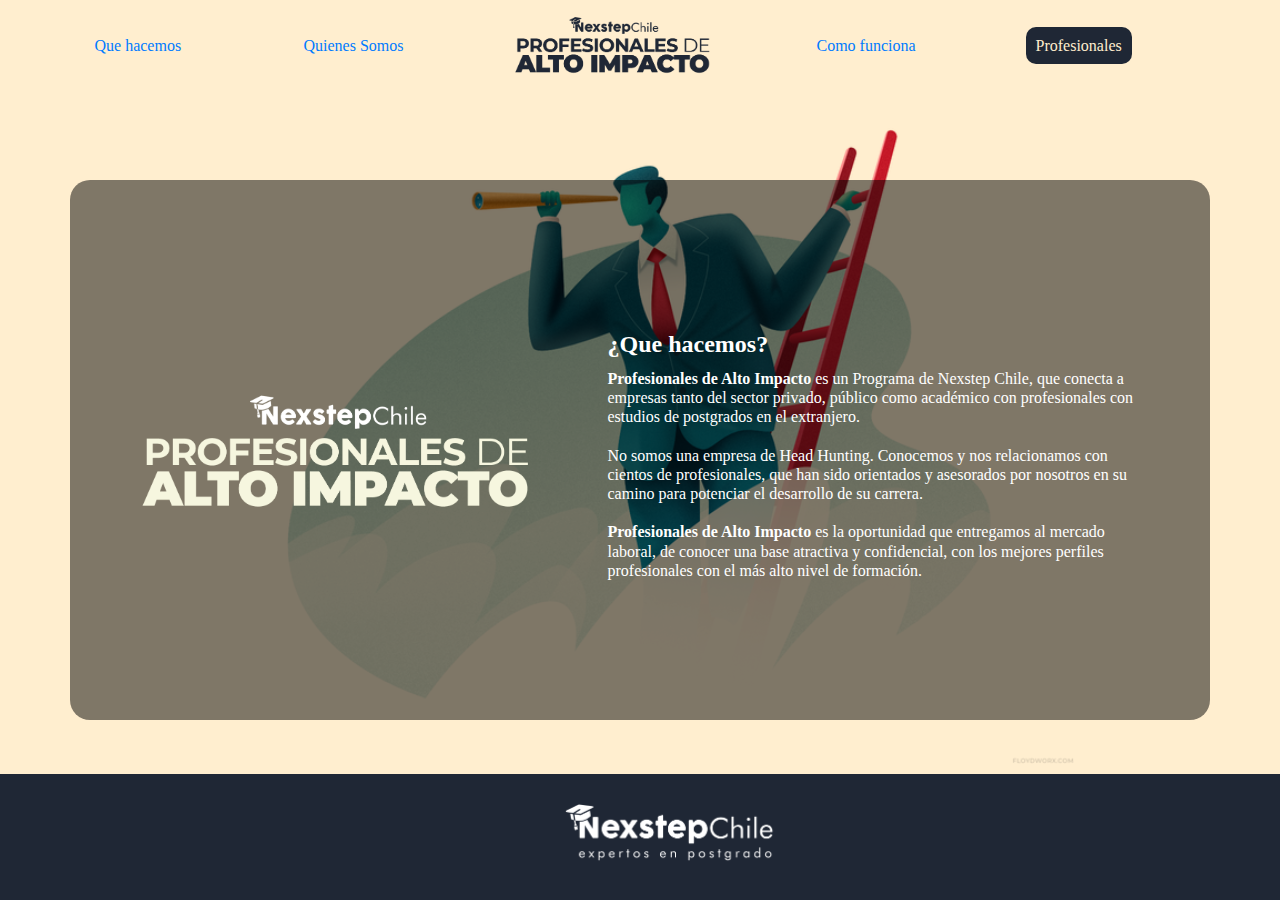
<file: index.html>
<!DOCTYPE html>
<html lang="en" dir="ltr">
  <head>
    <meta charset="utf-8">
    <title>Profesionales de Alto Impacto</title>
    <link rel="stylesheet" href="paiweb2.css">
    <link rel="stylesheet" href="newcardstyle.css">
    <link rel="stylesheet" href="https://stackpath.bootstrapcdn.com/bootstrap/4.4.1/css/bootstrap.min.css" integrity="sha384-Vkoo8x4CGsO3+Hhxv8T/Q5PaXtkKtu6ug5TOeNV6gBiFeWPGFN9MuhOf23Q9Ifjh" crossorigin="anonymous">


  </head>

<body>

  <header>
      <nav class="container inner_menu">
        <div class="row justify-content-around align-items-center navegation">
          <div class="col-md-2" ><a href="index.html">Que hacemos</a></div>
          <div class="col-md-2" ><a href="quienes_somos.html">Quienes Somos</a></div>
          <div class="col-md-3" ><a href="index.html"><img class="logo" src="logo_pai.png" alt="Nexstepchile"></a></div>
          <div class="col-md-2" ><a href="como_funciona.html">Como funciona</a></div>
          <div class="col-md-2" ><a class="profesionalesboton" href="profesionales.html">Profesionales</a></div>
        </div>
      </nav>

  </header>
<div class="fondocentral3">
  <div class="cuerpo container">
    <div class="row justify-content-around align-items-center cuadrorow">
      <div class="col-md-4 logo-grande">
        <img src="logo-pai-blanco.png" alt="Profesionales de Alto Impacto">
      </div>
      <div class="col-md-6 description">
        <h2 class="pregunta">¿Que hacemos?</h2>
        <h4 class="que_hacemos"><strong>Profesionales de Alto Impacto </strong>es un Programa de Nexstep Chile, que conecta a empresas tanto del sector privado, público como académico con profesionales con estudios de postgrados en el extranjero.
          <br><br>
          No somos una empresa de Head Hunting. Conocemos y nos relacionamos con cientos de profesionales, que han sido orientados y asesorados por nosotros en su camino para potenciar el desarrollo de su carrera.
          <br><br>
          <strong>Profesionales de Alto Impacto </strong> es la oportunidad que entregamos al mercado laboral, de conocer una base atractiva y confidencial, con los mejores perfiles profesionales con el más alto nivel de formación. </h4>

      </div>
    </div>
  </div>
</div>
<div class="contfooter" >
    <a href="nexstepchile.cl" class="col-md-2 logo_nexstep_blanco"> <img src="logo_nexstep_blanco.png" href="www.nexstepchile.cl" alt=""> </a>
</div>
</body>
</html
</file>
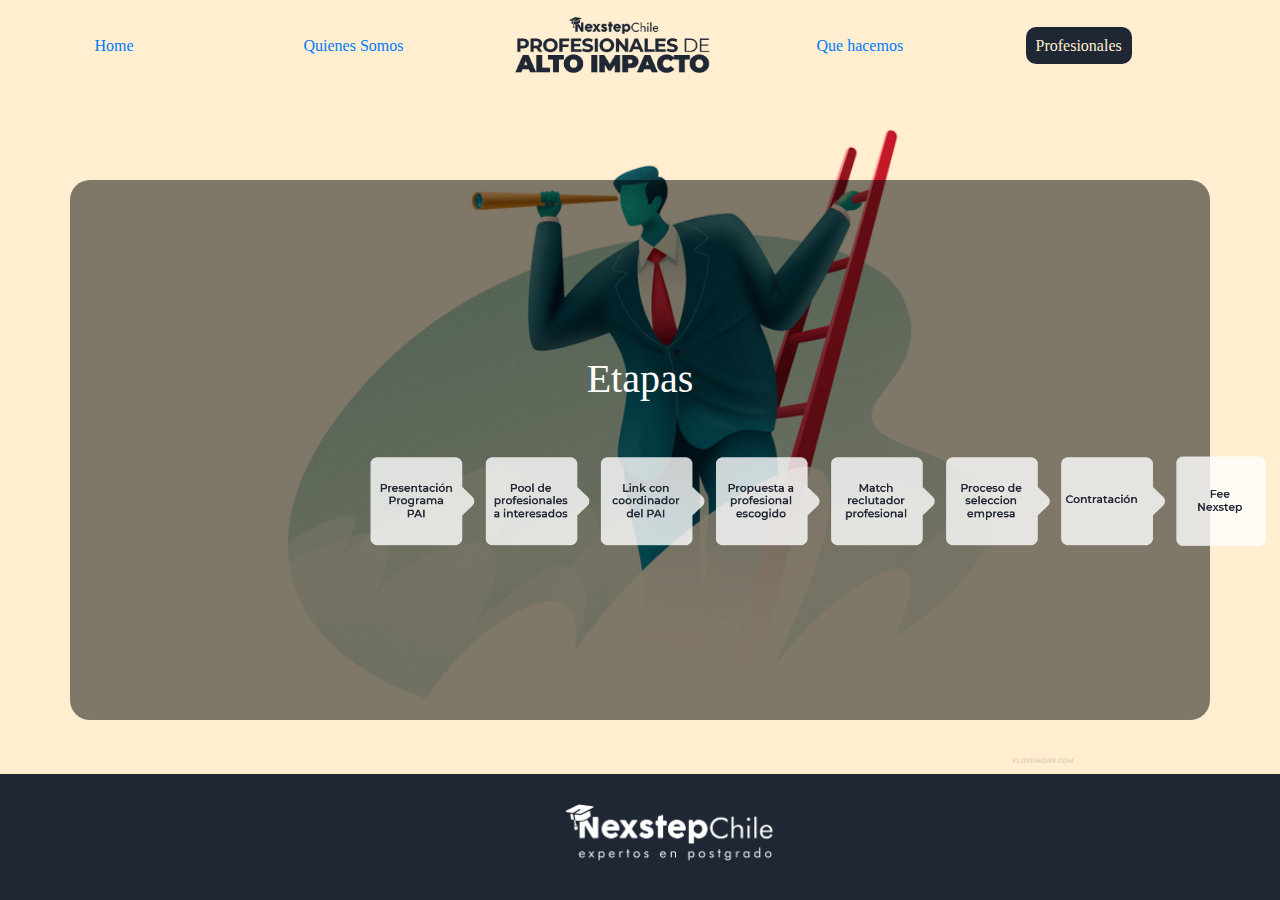
<file: como_funciona.html>
<!DOCTYPE html>
<html lang="en" dir="ltr">
  <head>
    <meta charset="utf-8">
    <title>Profesionales de Alto Impacto</title>
    <link rel="stylesheet" href="paiweb2.css">
    <link rel="stylesheet" href="newcardstyle.css">
    <link rel="stylesheet" href="https://stackpath.bootstrapcdn.com/bootstrap/4.4.1/css/bootstrap.min.css" integrity="sha384-Vkoo8x4CGsO3+Hhxv8T/Q5PaXtkKtu6ug5TOeNV6gBiFeWPGFN9MuhOf23Q9Ifjh" crossorigin="anonymous">


  </head>

<body>

    <header>
        <nav class="container inner_menu">
          <div class="row justify-content-around align-items-center navegation">
            <div class="col-md-2" ><a href="index.html">Home</a></div>
            <div class="col-md-2" ><a href="quienes_somos.html">Quienes Somos</a></div>
            <div class="col-md-3" ><a href="index.html"><img class="logo" src="logo_pai.png" alt="Nexstepchile"></a></div>
            <div class="col-md-2" ><a href="que_hacemos.html">Que hacemos</a></div>
            <div class="col-md-2" ><a class="profesionalesboton" href="profesionales.html">Profesionales</a></div>
          </div>
        </nav>

    </header>
<div class="fondocentral3">
  <div class="cuerpo container">
    <div class="row justify-content-around align-items-center cuadrorow">
        <div class="col-md-6 etapas">
          <h1>Etapas</h1>
          <img class="flujopai"src="flujo_pai.png" alt="">

        </div>
    </div>
    <div class="row justify-content-center align-items-center flujo">


    </div>
  </div>
</div>
<div class="contfooter" >
    <a href="nexstepchile.cl" class="col-md-2 logo_nexstep_blanco"> <img src="logo_nexstep_blanco.png" href="www.nexstepchile.cl" alt=""> </a>
</div>
</body>
</html
</file>
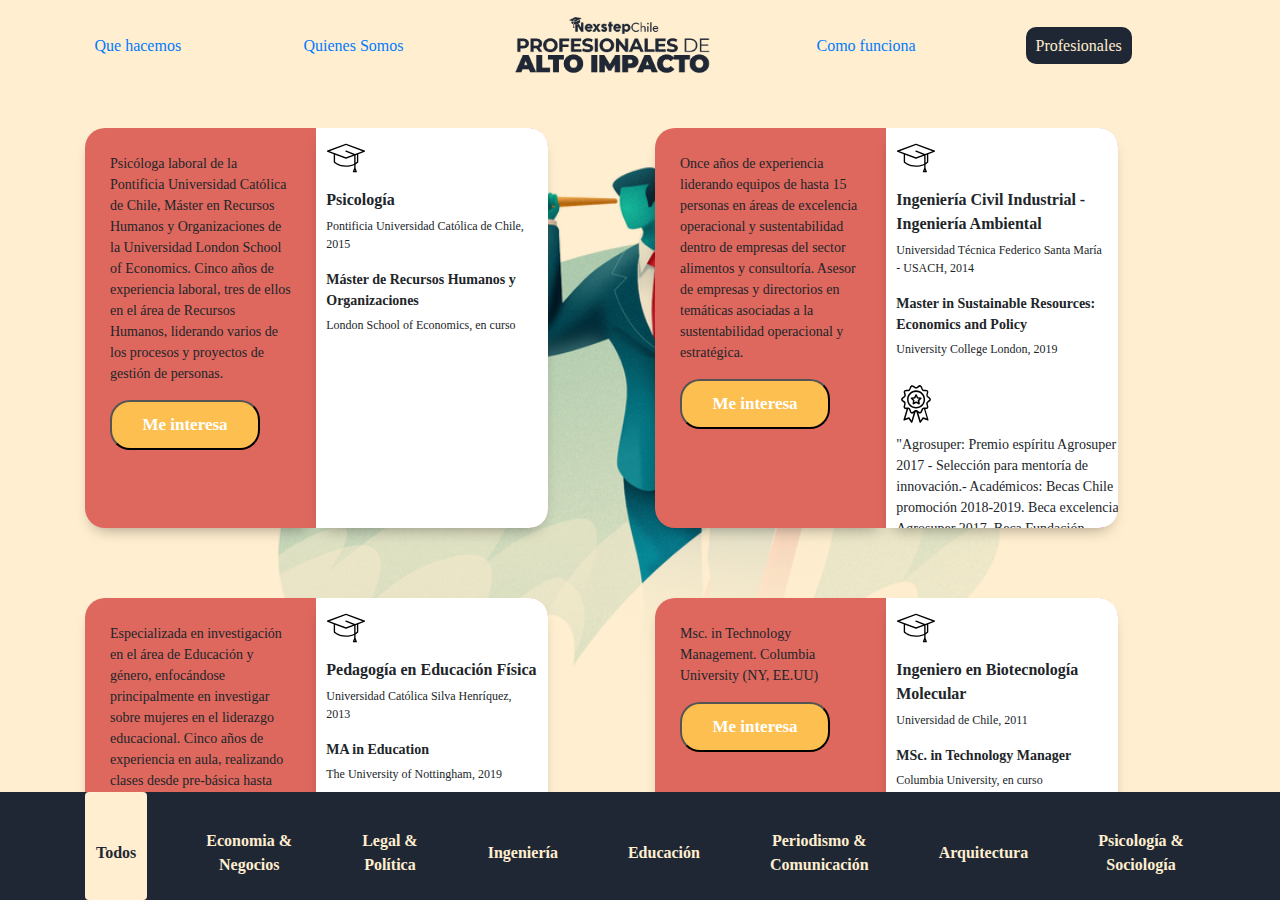
<file: profesionales.html>
<!DOCTYPE html>
<html lang="en" dir="ltr">
  <head>
    <meta charset="utf-8">
    <title>Profesionales de Alto Impacto</title>
    <link rel="stylesheet" href="paiweb2.css">
    <link rel="stylesheet" href="newcardstyle.css">
    <link rel="stylesheet" href="https://stackpath.bootstrapcdn.com/bootstrap/4.4.1/css/bootstrap.min.css" integrity="sha384-Vkoo8x4CGsO3+Hhxv8T/Q5PaXtkKtu6ug5TOeNV6gBiFeWPGFN9MuhOf23Q9Ifjh" crossorigin="anonymous">

  </head>

<body>
  <header>
      <nav class="container inner_menu">
        <div class="row justify-content-around align-items-center navegation">
          <div class="col-md-2" ><a href="index.html">Que hacemos</a></div>
          <div class="col-md-2" ><a href="quienes_somos.html">Quienes Somos</a></div>
          <div class="col-md-3" ><a href="index.html"><img class="logo" src="logo_pai.png" alt="Nexstepchile"></a></div>
          <div class="col-md-2" ><a href="como_funciona.html">Como funciona</a></div>
          <div class="col-md-2" ><a class="profesionalesboton" href="profesionales.html">Profesionales</a></div>
        </div>
      </nav>

  </header>
<!-- cartas -->
<div class="fondocentral">
  <div class="container cardcointainer">
        <div class="row justify-content-between">
              <div class="col-6 cartarow">
                <div class="row justify-contener-between my-row">
                  <div class="user-card col-md-5">
                    <div class="bio">
                      <p> Psicóloga laboral de la Pontificia Universidad Católica de Chile, Máster en Recursos Humanos y Organizaciones de la Universidad London School of Economics. Cinco años de experiencia laboral, tres de ellos en el área de Recursos Humanos, liderando varios de los procesos y proyectos de gestión de personas.</p>
                      <a href="mailto:mmeza@nexstepchile.cl?Subject=Me%20interes%20este%20profesional%20&body=Hola%20Marcela%0d%0dEstoy%20interesado%20en%20el%20profesional%20#123%20,%20te%20agradeceria%20si%20pudieras%20ponernos%20en%20contacto.%0d%0dSaludos%20cordiales">  <button class="boton" type="button" name="button">Me interesa</button> </a>
                    </div>
                  </div>
                  <div class="antecedentes col-md-5">
                      <div class="laborales">
                        <img src="suitcase.svg" class="grad-hat" alt="Estudios">
                        <p class="cargo">Especialista de Recursos Humanos<br>Barros & Errázuriz Abogados </p>
                        <p class="cargo">Directora de proyectos del área de estudios cualitativa<br>Cadem S.A.</p>
                      </div>
                      <div class="academicos">
                      <img src="hat.svg" class="grad-hat" alt="Estudios">
                      <p class="grado">Psicología</p>
                      <p class="institucion">Pontificia Universidad Católica de Chile, 2015</p>
                      <p class="postgrado">Máster de Recursos Humanos y Organizaciones</p>
                      <p class="institucion">London School of Economics, en curso</p>
                    </div>
                  </div>
                </div>
              </div>

              <div class="col-6 cartarow filterDiv 3">
                <div class="row justify-contener-between my-row">
                    <div class="user-card col-md-5">
                          <div class="bio">
                            <p>Once años de experiencia liderando equipos de hasta 15 personas en áreas de excelencia operacional y sustentabilidad dentro de empresas del sector alimentos y consultoría. Asesor de empresas y directorios en temáticas asociadas a la sustentabilidad operacional y estratégica.</p>
                            <a href="mailto:mmeza@nexstepchile.cl?Subject=Me%20interes%20este%20profesional%20&body=Hola%20Marcela%0d%0dEstoy%20interesado%20en%20el%20profesional%20#123%20,%20te%20agradeceria%20si%20pudieras%20ponernos%20en%20contacto.%0d%0dSaludos%20cordiales">  <button class="boton" type="button" name="button">Me interesa</button> </a>
                          </div>
                    </div>
                    <div class="antecedentes col-md-5">
                        <div class="laborales">
                          <img src="suitcase.svg" class="grad-hat" alt="Estudios">
                          <p class="cargo">Co-Founder e Integrante del Directorio CMA<br>CMA </p>
                          <p class="fecha">2016 - A la fecha</p>
                          <p class="cargo">Jefe de Excelencia Operacional y Sustentabilidad<br>Agrosuper</p>
                          <p class="fecha">Julio 2000 - Abril 2016</p>
                       </div>

                      <div class="academicos">
                            <img src="hat.svg" class="grad-hat" alt="Estudios">
                            <p class="grado">Ingeniería Civil Industrial - Ingeniería Ambiental</p>
                            <p class="institucion">Universidad Técnica Federico Santa María - USACH, 2014</p>
                            <p class="postgrado">Master in Sustainable Resources: Economics and Policy</p>
                            <p class="institucion">University College London, 2019</p>
                            <img src="award.svg" class="grad-hat" alt="Reconocimientos">
                            <p class="textolargo">"Agrosuper: Premio espíritu Agrosuper 2017 - Selección para mentoría de innovación.- Académicos: Becas Chile promoción 2018-2019. Beca excelencia Agrosuper 2017. Beca Fundación Enrique Froemel alumnos con excelencia académica USACH (2004-2005) "</p>
                      </div>
                    </div>
                </div>
              </div>

              <div class="col-6 cartarow filterDiv 4">
                  <div class="row justify-contener-between my-row">
                    <div class="user-card col-md-5">
                        <div class="bio">
                          <p>Especializada en investigación en el área de Educación y género, enfocándose principalmente en investigar sobre mujeres en el liderazgo educacional. Cinco años de experiencia en aula, realizando clases desde pre-básica hasta enseñanza media.</p>
                          <a href="mailto:mmeza@nexstepchile.cl?Subject=Me%20interes%20este%20profesional%20&body=Hola%20Marcela%0d%0dEstoy%20interesado%20en%20el%20profesional%20#123%20,%20te%20agradeceria%20si%20pudieras%20ponernos%20en%20contacto.%0d%0dSaludos%20cordiales">  <button class="boton" type="button" name="button">Me interesa</button> </a>
                        </div>
                      </div>
                    <div class="antecedentes col-md-5">
                        <div class="laborales">
                            <img src="suitcase.svg" class="grad-hat" alt="Estudios">
                            <p class="cargo">Profesora de Educación Física<br>Colegio San Esteban Diácono</p>
                            <p class="fecha">Febrero 2015 - Agosto 2018</p>
                            <p class="cargo">Coordinadora docente equipo APTUS<br> Universidad de las Américas</p>
                            <p class="fecha">Abril 2014 - Enero 2015</p>
                        </div>

                        <div class="academicos">
                          <img src="hat.svg" class="grad-hat" alt="Estudios">
                          <p class="grado">Pedagogía en Educación Física</p>
                          <p class="institucion">Universidad Católica Silva Henríquez, 2013</p>
                          <p class="postgrado">MA in Education</p>
                          <p class="institucion">The University of Nottingham, 2019</p>
                          <img src="award.svg" class="grad-hat" alt="Reconocimientos">
                          <p class="textolargo">Becas Chile Magíster en el extranjero 2018.</p>
                        </div>
                    </div>
                </div>
              </div>

              <div class="col-6 cartarow filterDiv 3">
                <div class="row justify-contener-between my-row">
                  <div class="user-card col-md-5">
                    <div class="bio">
                      <p> Msc. in Technology Management. Columbia University (NY, EE.UU)</p>
                      <a href="mailto:mmeza@nexstepchile.cl?Subject=Me%20interes%20este%20profesional%20&body=Hola%20Marcela%0d%0dEstoy%20interesado%20en%20el%20profesional%20#123%20,%20te%20agradeceria%20si%20pudieras%20ponernos%20en%20contacto.%0d%0dSaludos%20cordiales">  <button class="boton" type="button" name="button">Me interesa</button> </a>
                    </div>
                  </div>
                  <div class="antecedentes col-md-5">
                    <div class="laborales">
                      <img src="suitcase.svg" class="grad-hat" alt="Estudios">
                      <p class="cargo">Head<br>Research & Development </p>
                      <p class="fecha">Aug 2014 – Aug 2019</p>
                      <p class="cargo">Engineer<br>Research And Development</p>
                      <p class="fecha">Jan 2012 – Jul 2014</p>
                      <p class="cargo"> Intern<br>Research</p>
                      <p class="fecha">Jan 2009 – Jul 2011</p>
                    </div>
                    <div class="academicos">
                        <img src="hat.svg" class="grad-hat" alt="Estudios">
                        <p class="grado">Ingeniero en Biotecnología Molecular</p>
                        <p class="institucion">Universidad de Chile, 2011</p>
                        <p class="postgrado">MSc. in Technology Manager</p>
                        <p class="institucion">Columbia University, en curso</p>
                        <p class="textolargo"> “Best Innovation Project” and “Entrepreneur of the Year” honor date: Jan 2013  honor issuer: Claro Business Group. Prize awarded through an executive's selection process from the five companies which belong to the Claro Business Group - Top-ten business holding groups in Chile. </p>
                    </div>
                  </div>
                </div>
              </div>

              <div class="col-6 cartarow filterDiv 3">
                  <div class="row justify-contener-between my-row">
                    <div class="user-card col-md-5">
                      <div class="bio">
                          <p>Ingeniero civil industrial de la Universidad del Desarrollo y Master en ciencias de la ingeniería y la administración con especialización en inteligencia artificial de la Universidad de Columbia. Cinco años de experiencia en trading y logística de commodities agrícolas en cargos de gestión, desarrollo y operaciones.
                          "</p>
                          <a href="mailto:mmeza@nexstepchile.cl?Subject=Me%20interes%20este%20profesional%20&body=Hola%20Marcela%0d%0dEstoy%20interesado%20en%20el%20profesional%20#123%20,%20te%20agradeceria%20si%20pudieras%20ponernos%20en%20contacto.%0d%0dSaludos%20cordiales">  <button class="boton" type="button" name="button">Me interesa</button> </a>
                        </div>
                    </div>
                    <div class="antecedentes col-md-5">
                        <div class="laborales">
                          <img src="suitcase.svg" class="grad-hat" alt="Estudios">
                          <p class="cargo">Gerente de operaciones Chile<br>Graneles de Chile S.A</p>
                          <p class="fecha">Febrero 2019 - a la fecha</p>
                          <p class="cargo">Jefe de Inteligencia de Negocios y Desarrollo<br>Graneles de Chile S.A</p>
                          <p class="fecha">Ene 2015 a Jul 2017</p>
                          <p class="cargo">Controlador de Operaciones Internacionale <br>Graneles de Chile S.A</p>
                          <p class="fecha">Jun 2014 a Ene 2019</p>
                        </div>
                        <div class="academicos">
                          <img src="hat.svg" class="grad-hat" alt="Estudios">
                          <p class="grado">Ingeniero civil industrial</p>
                          <p class="institucion">Universidad del Desarrollo, 2013</p>
                          <p class="postgrado">Management Science and Engineering</p>
                          <p class="institucion">Columbia University, agosto 2020</p>
                          <p class="textolargo">" “Best Innovation Project” and “Entrepreneur of the Year” honor date: Jan 2013  honor issuer: Claro Business Group"</p>
                      </div>
                  </div>
                </div>
              </div>

              <div class="col-6 cartarow filterDiv 2">
                <div class="row justify-contener-between my-row">
                  <div class="user-card col-md-5">
                    <div class="bio">
                      <p>Sólida formación académica y profesional en las áreas de gestión de políticas públicas y programas, con expertise en temas de equidad de género y desarrollo social, y experiencias de estudio y trabajo en el Reino Unido y Chile.</p>
                      <a href="mailto:mmeza@nexstepchile.cl?Subject=Me%20interes%20este%20profesional%20&body=Hola%20Marcela%0d%0dEstoy%20interesado%20en%20el%20profesional%20#123%20,%20te%20agradeceria%20si%20pudieras%20ponernos%20en%20contacto.%0d%0dSaludos%20cordiales">  <button class="boton" type="button" name="button">Me interesa</button> </a>
                    </div>
                  </div>

                    <div class="antecedentes col-md-5">
                      <div class="laborales">
                        <img src="suitcase.svg" class="grad-hat" alt="Estudios">
                        <p class="cargo">Administradora de Programas<br>Hurtado Jesuit Centre</p>
                        <p class="fecha">Abril 2017-Abril 2018</p>
                        <p class="cargo">Coordinadora de Programas<br>Aula Cívica</p>
                        <p class="fecha">Diciembre 2014-Junio 2015</p>
                        <p class="cargo">Ejecutiva de Cuentas<br>Corfo</p>
                        <p class="fecha">Mayo 2014-Diciembre 2014</p>
                      </div>
                      <div class="academicos">
                        <img src="hat.svg" class="grad-hat" alt="Estudios">
                        <p class="grado">Ciencia Política, mención Políticas Públicas</p>
                        <p class="institucion">Universidad del Desarrollo, 2013</p>
                        <p class="postgrado">Master en Administración y Planificación del Desarrollo. Master en Género, Sociedad y Representación  </p>
                        <p class="institucion">University College London, septiembre 2019</p>
                        <p class="textolargo">" Premio a la Excelencia Académica y mejor rendimiento de la generación, años 2011 y 2012. Premio Universidad del Desarrollo a la excelencia académica, ceremonia de titulación 2013 "</p>
                      </div>
                    </div>
                </div>
              </div>

              <div class="col-6 cartarow filterDiv 3">
                <div class="row justify-contener-between my-row">
                  <div class="user-card col-md-5">
                    <div class="bio">
                      <p>10 años de experiencia laboral en Chile, y en los últimos 5 como Gerente de Operaciones y luego Gerente General en la aceleradora de negocios de la UDD. Llevamos el NPS de 40% a 85% en 2 años.</p>
                      <a href="mailto:mmeza@nexstepchile.cl?Subject=Me%20interes%20este%20profesional%20&body=Hola%20Marcela%0d%0dEstoy%20interesado%20en%20el%20profesional%20#123%20,%20te%20agradeceria%20si%20pudieras%20ponernos%20en%20contacto.%0d%0dSaludos%20cordiales">  <button class="boton" type="button" name="button">Me interesa</button> </a>
                    </div>
                  </div>
                  <div class="antecedentes col-md-5">
                    <div class="laborales">
                      <img src="suitcase.svg" class="grad-hat" alt="Estudios">
                      <p class="cargo">Gerente General<br>UDD Ventures</p>
                      <p class="cargo">Director de Operaciones<br>UDD Ventures</p>
                      <p class="cargo">Ingeniero de proyectos<br> INACAP</p>
                    </div>
                    <div class="academicos">
                      <img src="hat.svg" class="grad-hat" alt="Estudios">
                      <p class="grado">Ingeniería Civil Industrial</p>
                      <p class="institucion">Universidad de Santiago, 2008</p>
                      <p class="postgrado">Master of Complex Systems</p>
                      <p class="institucion">The University of Sydney, 2020</p>
                      <p class="textolargo">" Beca Chile para Master en el Extranjero. Premio a la mejor tesis - Master en Tecnologías de Información y Gestión, PUC.</p>
                    </div>
                  </div>
                </div>
              </div>

              <div class="col-6 cartarow filterDiv 3">
                <div class="row justify-contener-between my-row">
                  <div class="user-card col-md-5">
                    <div class="bio">
                      <p>Actualmente cursando un MDI (Máster de Desarrollo e Inversión Inmobiliaria) de ESE Business School (Chile). 7+ años de experiencia en la industria de la inmobiliaria y construcción, liderando diversos equipos de trabajo.</p>
                      <a href="mailto:mmeza@nexstepchile.cl?Subject=Me%20interes%20este%20profesional%20&body=Hola%20Marcela%0d%0dEstoy%20interesado%20en%20el%20profesional%20#123%20,%20te%20agradeceria%20si%20pudieras%20ponernos%20en%20contacto.%0d%0dSaludos%20cordiales">  <button class="boton" type="button" name="button">Me interesa</button> </a>
                    </div>
                  </div>
                  <div class="antecedentes col-md-5">
                    <div class="laborales">
                      <img src="suitcase.svg" class="grad-hat" alt="Estudios">
                      <p class="cargo">Pasantía MBA<br>Hines Real Estate</p>
                      <p class="fecha">2018</p>
                      <p class="cargo">Gerente de Proyectos<br>Constructora Trébol Ltda</p>
                      <p class="fecha"> 2014 - 2017</p>
                      <p class="cargo">Administrador de Proyectos<br>Constructora Trébol Ltda</p>
                      <p class="fecha"> 2011 - 2014</p>
                    </div>
                    <div class="academicos">
                      <img src="hat.svg" class="grad-hat" alt="Estudios">
                      <p class="grado">Ingeniería Civil</p>
                      <p class="institucion"> Universidad de Los Andes, 2009</p>
                      <p class="postgrado">IESE Business School</p>
                      <p class="institucion">Universidad de Navarra, 2019</p>
                    </div>
                  </div>
                </div>
              </div>

              <div class="col-6 cartarow filterDiv 1">
                <div class="row justify-contener-between my-row">
                    <div class="user-card col-md-5">
                      <div class="bio">
                        <p>Ocho años experiencia en áreas comerciales en la agroindustria con fuerte foco en el continente asiático, trabajando de forma directa con retailers, supermercados, importadores y distribuidores Asia Pacífico y Oceanía.</p>
                        <a href="mailto:mmeza@nexstepchile.cl?Subject=Me%20interes%20este%20profesional%20&body=Hola%20Marcela%0d%0dEstoy%20interesado%20en%20el%20profesional%20#123%20,%20te%20agradeceria%20si%20pudieras%20ponernos%20en%20contacto.%0d%0dSaludos%20cordiales">  <button class="boton" type="button" name="button">Me interesa</button> </a>
                      </div>
                    </div>
                    <div class="antecedentes col-md-5">
                      <div class="laborales">
                        <img src="suitcase.svg" class="grad-hat" alt="Estudios">
                        <p class="cargo">Export Manager Senior<br>Emiliana Organic Vineyards</p>
                        <p class="fecha">2016 - A la fecha</p>
                        <p class="cargo">Export Manager Jr<br>Sr. - Santa Rita</p>
                        <p class="fecha">Julio 2013 - Febrero 2016</p>
                        <p class="cargo">Asistente Supply Chain<br>SVA Fruits Shanghai</p>
                        <p class="fecha">Febrero 2012 - Agosto 2012</p>
                      </div>
                      <div class="academicos">
                        <img src="hat.svg" class="grad-hat" alt="Estudios">
                        <p class="grado">Ingeniería Comercial</p>
                        <p class="institucion">Universidad Adolfo Ibáñez, 2011</p>
                        <p class="postgrado">Master of Business - Supply Chain Management</p>
                        <p class="institucion">The University of Queensland, May 2020</p>
                        <p class="textolargo">"Beca Excelencia Académica (Universidad Adolfo Ibáñez) / WSET Level III (Wine & Spirits Education Trust).</p>
                      </div>
                    </div>
                </div>
              </div>

              <div class="col-6 cartarow filterDiv 2">
                <div class="row justify-contener-between my-row">
                    <div class="user-card col-md-5">
                      <div class="bio">
                        <p>5 años de experiencia profesional en derecho corporativo, fundamentalmente en las áreas de derecho inmobiliario, infraestructura y construcción, fusiones y adquisiciones, y financiamiento de proyectos.</p>
                        <a href="mailto:mmeza@nexstepchile.cl?Subject=Me%20interes%20este%20profesional%20&body=Hola%20Marcela%0d%0dEstoy%20interesado%20en%20el%20profesional%20#123%20,%20te%20agradeceria%20si%20pudieras%20ponernos%20en%20contacto.%0d%0dSaludos%20cordiales">  <button class="boton" type="button" name="button">Me interesa</button> </a>
                      </div>
                    </div>
                    <div class="antecedentes col-md-5">
                      <div class="laborales">
                        <img src="suitcase.svg" class="grad-hat" alt="Estudios">
                        <p class="cargo">International Legal Counsel<br>NG - Minnesota Citizens Concerned for Life (MCCL)</p>
                        <p class="fecha">15/03/2019 al 31/03/2019</p>
                        <p class="cargo">Abogado Corporativo-Inmobiliario<br>Estudio de Abogados Fleischmann & León</p>
                        <p class="fecha">01/11/2016 al 01/07/2018</p>
                        <p class="cargo">Abogado Corporativo<br> Banco de Chile</p>
                        <p class="fecha">Mayo 2014 - Diciembre 2015</p>
                      </div>
                      <div class="academicos">
                        <img src="hat.svg" class="grad-hat" alt="Estudios">
                        <p class="grado">Derecho</p>
                        <p class="institucion">Universidad de los Andes, Santiago, Chile, 2011</p>
                        <p class="postgrado">LL.M in U.S. Law</p>
                        <p class="institucion">University of St.Thomas School of Law, MN, USA, 2019</p>
                        <p class="textolargo">" Me fue otorgada la beca Dean’s Scholarship por la University of St.Thomas para el año académico 2018-2019</p>
                      </div>
                    </div>
                </div>
              </div>

              <div class="col-6 cartarow filterDiv 3">
                <div class="row justify-contener-between my-row">
                  <div class="user-card col-md-5">
                    <div class="bio">
                      <p>Seis años de experiencia en industria forestal/madera/celulosa en planificación de ventas y operaciones, gestión de proyectos TI, analítica de datos, planificación estratégica, modelamiento de procesos y supply chain.</p>
                      <a href="mailto:mmeza@nexstepchile.cl?Subject=Me%20interes%20este%20profesional%20&body=Hola%20Marcela%0d%0dEstoy%20interesado%20en%20el%20profesional%20#123%20,%20te%20agradeceria%20si%20pudieras%20ponernos%20en%20contacto.%0d%0dSaludos%20cordiales">  <button class="boton" type="button" name="button">Me interesa</button> </a>
                    </div>
                  </div>
                  <div class="antecedentes col-md-5">
                    <div class="laborales">
                      <img src="suitcase.svg" class="grad-hat" alt="Estudios">
                      <p class="cargo">Jefe Control de Gestión<br>Arauco</p>
                      <p class="fecha">Julio 2013 - Julio 2015.</p>
                      <p class="cargo">Jefe Customer Service<br>Arauco</p>
                      <p class="fecha">Junio 2012 - Junio 2013</p>
                      <p class="cargo">Ingeniero de Planificación<br>Universidad de Chile</p>
                      <p class="fecha">Septiembre 2010 - Mayo 2012.</p>
                    </div>
                    <div class="academicos">
                      <img src="hat.svg" class="grad-hat" alt="Estudios">
                      <p class="grado">Ingeniería Civil</p>
                      <p class="institucion">Universidad de Chile, 2019</p>
                      <p class="postgrado">Master en Ciencia y Tecnología</p>
                      <p class="institucion">Universidad de Viena, 2019</p>
                      <p class="textolargo">Recipient,'Becas Chile' Award, University of Chicago 2018. Merit-Based scholarship of Half Tuition, University of Chicago 2018</p>
                    </div>
                  </div>
                </div>
              </div>

              <div class="col-6 cartarow filterDiv 2">
                <div class="row justify-contener-between my-row">
                  <div class="user-card col-md-5">
                    <div class="bio">
                      <p>Con más de 10 años de experiencia profesional en estudios jurídicos y el sector público, así como también en organizaciones internacionales en Suiza e Inglaterra.</p>
                      <a href="mailto:mmeza@nexstepchile.cl?Subject=Me%20interes%20este%20profesional%20&body=Hola%20Marcela%0d%0dEstoy%20interesado%20en%20el%20profesional%20#123%20,%20te%20agradeceria%20si%20pudieras%20ponernos%20en%20contacto.%0d%0dSaludos%20cordiales">  <button class="boton" type="button" name="button">Me interesa</button> </a>
                    </div>
                  </div>
                  <div class="antecedentes col-md-5">
                    <div class="laborales">
                      <img src="suitcase.svg" class="grad-hat" alt="Estudios">
                      <p class="cargo">Organización Internacional del Trabajo<br>(OIT) </p>
                      <p class="fecha">Enero 2018 a la actualidad</p>
                      <p class="cargo">Secretariado Internacional <br>Amnistía Internacional (Reino Unido)</p>
                      <p class="fecha"> Nov 2016 -  Oct 2017</p>
                      <p class="cargo">Abogado asociado en Derecho del Trabajo<br>Bofill Mir Alvarez Jana (BMAJ)</p>
                      <p class="fecha">Enero 2014 - Julio 2015</p>
                    </div>
                    <div class="academicos">
                      <img src="hat.svg" class="grad-hat" alt="Estudios">
                      <p class="grado">Derecho</p>
                      <p class="institucion">Universidad de Chile, 2010</p>
                      <p class="postgrado">Magister en Políticas Públicas</p>
                      <p class="institucion">King's College of London, 2016</p>
                      <p class="textolargo">" Reconocimiento por practica legal sobresaliente calificada con nota 7 otorgada por el Ministerio de Justicia (2008) "</p>
                    </div>
                  </div>
                </div>
              </div>

              <div class="col-6 cartarow filterDiv 4">
                <div class="row justify-contener-between my-row">
                  <div class="user-card col-md-5">
                    <div class="bio">
                      <p> Profesional transversal con amplia experiencia nacional e internacional en áreas como RRHH, Comercial y Marketing, Educación, Empleabilidad y Gestión de Equipos, entre otras. Disciplinada, social, empática e integral.</p>
                      <a href="mailto:mmeza@nexstepchile.cl?Subject=Me%20interes%20este%20profesional%20&body=Hola%20Marcela%0d%0dEstoy%20interesado%20en%20el%20profesional%20#123%20,%20te%20agradeceria%20si%20pudieras%20ponernos%20en%20contacto.%0d%0dSaludos%20cordiales">  <button class="boton" type="button" name="button">Me interesa</button> </a>
                    </div>
                  </div>
                  <div class="antecedentes col-md-5">
                    <div class="laborales">
                      <img src="suitcase.svg" class="grad-hat" alt="Estudios">
                      <p class="cargo">Directora de Egresados y Empleabilidad<br>
                      <p class="fecha">2014 - A la fecha</p>
                      <p class="cargo">Directora de Sucursal<br>Adecco</p>
                      <p class="fecha">2013 - 2014</p>
                      <p class="cargo">Responsable de Grandes Cuentas<br>Grupo Crit, España</p>
                      <p class="fecha">2011 - 2012</p>
                    </div>
                    <div class="academicos">
                      <img src="hat.svg" class="grad-hat" alt="Estudios">
                      <p class="grado">Educación</p>
                      <p class="institucion">Universidad de Granada (España), 2008</p>
                      <p class="postgrado">MBA y Magister en Dirección de RRHH</p>
                      <p class="institucion">Universidad Pontificia Comillas (Madrid) - IESIDE, 2010</p>
                    </div>
                  </div>
                </div>
              </div>

              <div class="col-6 cartarow filterDiv 3">
                <div class="row justify-contener-between my-row">
                  <div class="user-card col-md-5">
                    <div class="bio">
                      <p>"Ingeniero Civil Mecánico  de la PUCV con un Magíster en administración estratégica de proyectos en University College London. 12 años de experiencia en áreas de mantenimiento y proyectos. Actualmente a cargo de administrar programa de proyectos de plantas en industria del Oil and gas, a un nivel estratégico y táctico. Sólidas habilidades de liderazgo y comunicación junto con una capacidad probada de tomar decisiones difíciles en ambientes complejos y dinámicos.</p>
                      <a href="mailto:mmeza@nexstepchile.cl?Subject=Me%20interes%20este%20profesional%20&body=Hola%20Marcela%0d%0dEstoy%20interesado%20en%20el%20profesional%20#123%20,%20te%20agradeceria%20si%20pudieras%20ponernos%20en%20contacto.%0d%0dSaludos%20cordiales">  <button class="boton" type="button" name="button">Me interesa</button> </a>
                    </div>
                  </div>
                  <div class="antecedentes col-md-5">
                    <div class="laborales">
                      <img src="suitcase.svg" class="grad-hat" alt="Estudios">
                      <p class="cargo">Directora de Egresados y Empleabilidad<br>
                      <p class="fecha">2014 - A la fecha</p>
                      <p class="cargo">Directora de Sucursal<br>Adecco</p>
                      <p class="fecha">2013 - 2014</p>
                      <p class="cargo">Responsable de Grandes Cuentas<br>Grupo Crit, España</p>
                      <p class="fecha">2011 - 2012</p>
                    </div>
                    <div class="academicos">
                      <img src="hat.svg" class="grad-hat" alt="Estudios">
                      <p class="grado">Ingeniería Civil Mecánica</p>
                      <p class="institucion">Pontificia Universidad Católica, 2006</p>
                      <p class="grado">Master in Strategic Management of projects</p>
                      <p class="institucion">University College London, 2019</p>
                      <img src="award.svg" class="grad-hat" alt="Reconocimientos">
                      <p class="textolargo">"Mejor Titulado Carrera  Ingeniería Civil Mecánica 2008 PUCV. Ganador Becas Chile 2018 para estudiar un Magíster en Reino Unido "</p>
                    </div>
                  </div>
                </div>
              </div>

              <div class="col-6 cartarow filterDiv 4">
                <div class="row justify-contener-between my-row">
                  <div class="user-card col-md-5">
                    <div class="bio">
                      <p>Profesora general básica con mención en matemática (PUC), cursando Máster en Didáctica de la Matemática en la Universidad de Granada, España. Profesional con experiencia en el área de matemática de segundo ciclo, así como en la gestión y supervisión del área académica a través del liderazgo de equipos.</p>
                      <a href="mailto:mmeza@nexstepchile.cl?Subject=Me%20interes%20este%20profesional%20&body=Hola%20Marcela%0d%0dEstoy%20interesado%20en%20el%20profesional%20#123%20,%20te%20agradeceria%20si%20pudieras%20ponernos%20en%20contacto.%0d%0dSaludos%20cordiales">  <button class="boton" type="button" name="button">Me interesa</button> </a>
                    </div>
                  </div>
                  <div class="antecedentes col-md-5">
                    <div class="laborales">
                      <img src="suitcase.svg" class="grad-hat" alt="Estudios">
                      <p class="cargo">Docencia y Encargada de Area de Matemática<br>Colegio Cardenal Juan Francisco Fresno</p>
                      <p class="fecha">Narzo 2016 - Octubre 2019</p>
                      <p class="cargo">Docente<br>Colegio Cardenal Juan Francisco Fresno</p>
                      <p class="fecha">Agosto 2013 - Marzo 2016</p>
                    </div>
                    <div class="academicos">
                      <img src="hat.svg" class="grad-hat" alt="Estudios">
                      <p class="grado">Pedagogía General Básica</p>
                      <p class="institucion">Pontificia Universidad Católica de Chile, 2013</p>
                      <p class="grado">Máster en Didáctica de la Matemática</p>
                      <p class="institucion">Universidad de Granada, En curso</p>
                      <img src="award.svg" class="grad-hat" alt="Reconocimientos">
                      <p class="texto-largo">"Asignación de excelencia pedagógica (2016). Ingreso a la Red Maestro de Maestros (2016). Becas Chile Máster en el extranjero para profesionales de la educación (convocatoria período 2019/2020)".</p>
                    </div>
                  </div>
                </div>
              </div>

              <div class="col-6 cartarow filterDiv 2">
                <div class="row justify-contener-between my-row">
                  <div class="user-card col-md-5">
                    <div class="bio">
                      <p>Abogado UC. Master en Derecho Corporativo U. Adolfo Ibañez. Master en Derecho Stanford University. Diez años de experiencia en estudios jurídicos y empresas del rubro energía y aguas. Hoy Fiscal de importante empresa del rubro de energía.</p>
                      <a href="mailto:mmeza@nexstepchile.cl?Subject=Me%20interes%20este%20profesional%20&body=Hola%20Marcela%0d%0dEstoy%20interesado%20en%20el%20profesional%20#123%20,%20te%20agradeceria%20si%20pudieras%20ponernos%20en%20contacto.%0d%0dSaludos%20cordiales">  <button class="boton" type="button" name="button">Me interesa</button> </a>
                    </div>
                  </div>
                  <div class="antecedentes col-md-5">
                    <div class="laborales">
                      <img src="suitcase.svg" class="grad-hat" alt="Estudios">
                      <p class="cargo">Fiscalia Empresa</p>
                      <p class="fecha">Junio 2013 - Febrero 2020</p>
                      <p class="cargo">Asociado junior </p>
                      <p class="fecha">2009 - 2013</p>
                      <p class="cargo">Reportera <br>CNN Chile </p>
                      <p class="fecha">Marzo 2016 - Junio 2018</p>
                    </div>
                    <div class="academicos">
                      <img src="hat.svg" class="grad-hat" alt="Estudios">
                      <p class="grado">Derecho</p>
                      <p class="institucion">Universidad Catolica, 2006</p>
                      <p class="grado">Master in Laws LL.M</p>
                      <p class="institucion">Stanford University, 2018</p>
                      <img src="award.svg" class="grad-hat" alt="Reconocimientos">
                      <p>"Mejor Alumno Master en Derecho U. Adolfo Ibañez. Mejor Alumno Diplomado Derecho de los Recursos Naturales UC. Practica Destacada Corporación de Asistencia Judicial. Mejor Postulante Zona Sur Corporación de Asistencia Judicial."</p>
                    </div>
                  </div>
                </div>
              </div>

              <div class="col-6 cartarow filterDiv 5">
                <div class="row justify-contener-between my-row">
                  <div class="user-card col-md-5">
                    <div class="bio">
                      <p> Periodista de la Universidad Católica de Chile y Master en Periodismo de la Universidad de Columbia, graduada con Honores en el 10% superior de la clase. Tres años de experiencia como reportera en radio y televisión. Lideré además el Bureau de Nueva York de CCN en Español.</p>
                      <a href="mailto:mmeza@nexstepchile.cl?Subject=Me%20interes%20este%20profesional%20&body=Hola%20Marcela%0d%0dEstoy%20interesado%20en%20el%20profesional%20#123%20,%20te%20agradeceria%20si%20pudieras%20ponernos%20en%20contacto.%0d%0dSaludos%20cordiales">  <button class="boton" type="button" name="button">Me interesa</button> </a>
                    </div>
                  </div>
                  <div class="antecedentes col-md-5">
                      <div class="laborales">
                      <img src="suitcase.svg" class="grad-hat" alt="Estudios">
                      <p class="cargo">Productora de CNN en Español <br> NYC Bureau </p>
                      <p class="fecha">Agosto 2019 - Enero 2020</p>
                      <p class="cargo">Intern <br>CNN Atlanta </p>
                      <p class="fecha">Junio - Agosto 2019</p>
                      <p class="cargo">Reportera <br>CNN Chile </p>
                      <p class="fecha">Marzo 2016 - Junio 2018</p>
                    </div>
                    <div class="academicos">
                      <img src="hat.svg" class="grad-hat" alt="Estudios">
                      <p class="grado">Periodismo</p>
                      <p class="institucion">Universidad Catolica, 2015</p>
                      <p class="grado">Master en Periodismo</p>
                      <p class="institucion">Columbia University, 2019</p>
                      <img src="award.svg" class="grad-hat" alt="Reconocimientos">
                      <p class="textolargo">Graduada con honores de Columbia University. Mejor alumna de la generación de Periodismo de la UC.</p>
                    </div>
                  </div>
                </div>
              </div>

              <div class="col-6 cartarow filterDiv 2">
                <div class="row justify-contener-between my-row">
                  <div class="user-card col-md-5">
                    <div class="bio">
                      <p>Cientista Político, Master en Comunicación Estratégica y Master en Políticas Públicas en University College of London (UCL). Más de diez años de experiencia en Asuntos Corporativos, Políticas Públicas, Comunicación Estratégica y Asuntos Públicos asesorando a empresas, instituciones y gremios empresariales. Amplio conocimiento en análisis legislativo, asuntos regulatorios, Government affairs, gestión de crisis, creación de relato y gestión de estrategias comunicacionales</p>
                      <a href="mailto:mmeza@nexstepchile.cl?Subject=Me%20interes%20este%20profesional%20&body=Hola%20Marcela%0d%0dEstoy%20interesado%20en%20el%20profesional%20#123%20,%20te%20agradeceria%20si%20pudieras%20ponernos%20en%20contacto.%0d%0dSaludos%20cordiales">  <button class="boton" type="button" name="button">Me interesa</button> </a>
                    </div>
                  </div>
                  <div class="antecedentes col-md-5">
                    <div class="laborales">
                        <img src="suitcase.svg" class="grad-hat" alt="Estudios">
                        <p class="cargo">Gerente de Contenidos y Políticas Públicas en Amcham Chile.</px>
                        <p class="fecha">Julio 2018 a la fecha.</p>
                        <p class="cargo">Coordinador General y Director de Asuntos Públicos en Perceptiva.</p>
                        <p class="fecha">Abril 2013 - Junio 2017</p>
                        <p class="cargo">Director de Cuentas. Oficina B2O Comunicaciones.</p>
                        <p class="fecha">Noviembre 2012 - Abril 2013</p>
                    </div>
                    <div class="academicos">
                      <img src="hat.svg" class="grad-hat" alt="Estudios">
                      <p class="grado">Ciencia Política y Políticas Públicas</p>
                      <p class="institucion">Universidad del Desarrollo, 2010</p>
                      <p class="grado">Master en Políticas Públicas</p>
                      <p class="institucion">University College of London (UCL), 2018</p>
                      <img src="award.svg" class="grad-hat" alt="Reconocimientos">
                      <p class="textolargo">Cientista Político, Master en Comunicación Estratégica y Master en Políticas Públicas en University College of London (UCL). Más de diez años de experiencia en Asuntos Corporativos, Políticas Públicas, Comunicación Estratégica y Asuntos Públicos asesorando a empresas, instituciones y gremios empresariales. Amplio conocimiento en análisis legislativo, asuntos regulatorios, Government affairs, gestión de crisis, creación de relato y gestión de estrategias comunicacionales.</p>
                    </div>
                  </div>
                </div>
              </div>

              <div class="col-6 cartarow filterDiv 6">
                <div class="row justify-contener-between my-row">
                  <div class="user-card col-md-5">
                    <div class="bio">
                      <p>Arquitecta de la Universidad Diego Portales, Master en Diseño Arquitectónico Avanzado de la Universidad de Columbia (EE.UU). Cuatro años de experiencia en la academia, ya sea como ayudante y profesora asistente en 4 universidades. Un año de experiencia en cargo de Extension y Difusión de escuela de Arquitectura. Experiencia en diseño y ejecución de proyectos arquitectónicos de mediana y pequeña escala. </p>
                      <a href="mailto:mmeza@nexstepchile.cl?Subject=Me%20interes%20este%20profesional%20&body=Hola%20Marcela%0d%0dEstoy%20interesado%20en%20el%20profesional%20#123%20,%20te%20agradeceria%20si%20pudieras%20ponernos%20en%20contacto.%0d%0dSaludos%20cordiales">  <button class="boton" type="button" name="button">Me interesa</button> </a>
                    </div>
                  </div>
                  <div class="antecedentes col-md-5">
                    <div class="laborales">
                        <img src="suitcase.svg" class="grad-hat" alt="Estudios">
                        <p class="cargo">Profesora Adjunta de taller de Arquitectura en la Universidad San Sebastian y Ayudante de taller de Arquitectura en la Universidad de Chile.</px>
                        <p class="fecha">Mayo 2019</p>
                        <p class="cargo">Encargada de Extensión y Difusion Escuela de Arquitectura Universidad San Sebastián.</p>
                    </div>
                    <div class="academicos">
                      <img src="hat.svg" class="grad-hat" alt="Estudios">
                      <p class="grado">Arquitectura</p>
                      <p class="institucion">Universidad Diego Portales, 2015.</p>
                      <p class="grado">Master of Science in Advanced Architectural Desing </p>
                      <p class="institucion">Columbia University, en curso.</p>
                      <img src="award.svg" class="grad-hat" alt="Reconocimientos">
                      <p class="textolargo">Excelencia Académica Promoción 2015 Universidad Diego Portales. Mejor Proyecto de Título en Categoría de proyecto Urbano (Arquitectura Caliente) año 2015. Mención Honrosa por Proyecto de Título en Archiprix Chile 2017</p>
                    </div>
                  </div>
                </div>
              </div>

              <div class="col-6 cartarow filterDiv 7">
                <div class="row justify-contener-between my-row">
                  <div class="user-card col-md-5">
                    <div class="bio">
                      <p>Psicóloga motivada y proactiva, con experiencia concreta en atención de las necesidades de niños, además de contar con formación en Psicología Clínica y en el área Educacional. Egresada de un posgrado en Educación Temprana en UCL, Londres el año 2019. Logros en el área de investigación, educación básica y parvularia, e implementación de programas educativos. Preparada para destacarme en un cargo exigente en el área de la educación y la psicología.</p>
                      <a href="mailto:mmeza@nexstepchile.cl?Subject=Me%20interes%20este%20profesional%20&body=Hola%20Marcela%0d%0dEstoy%20interesado%20en%20el%20profesional%20#123%20,%20te%20agradeceria%20si%20pudieras%20ponernos%20en%20contacto.%0d%0dSaludos%20cordiales">  <button class="boton" type="button" name="button">Me interesa</button> </a>
                    </div>
                  </div>
                  <div class="antecedentes col-md-5">
                    <div class="laborales">
                      <img src="suitcase.svg" class="grad-hat" alt="Estudios">
                      <p class="cargo">Fundación Educacional Choshuenco</p>
                      <p class="fecha">2019 - Actualidad</p>
                      <p class="cargo">Colegio San Rafael</p>
                      <p class="fecha">2013-2016</p>
                      <p class="cargo">Ayudante del curso “Procesos Psicológicos Básicos” <br>Pontificia Universidad Católica de Chile </p>
                      <p class="fecha">2017</p>
                    </div>
                    <div class="academicos">
                      <img src="hat.svg" class="grad-hat" alt="Estudios">
                      <p class="grado">Psicología</p>
                      <p class="institucion">Universidad Catolica, 2013</p>
                      <p class="grado">Master in Early Years Education</p>
                      <p class="institucion">University College London, 2019</p>
                      <img src="award.svg" class="grad-hat" alt="Reconocimientos">
                      <p class="textolargo">Egresada del Master con Distinctión.</p>
                    </div>
                  </div>
                </div>
              </div>

              <div class="col-6 cartarow filterDiv 3">
                <div class="row justify-contener-between my-row">
                  <div class="user-card col-md-5">
                    <div class="bio">
                      <p>Ingeniero Civil Industrial Adolfo Ibañez, Máster en Innovación Digital en London School of Economics (UK), 14 años de experiencia laboral en áreas de marketing e innovación en diversos rubros como consumo masivo (Nestlé), retail (Mall Plaza) y Energía (Gasco).</p>
                      <a href="mailto:mmeza@nexstepchile.cl?Subject=Me%20interes%20este%20profesional%20&body=Hola%20Marcela%0d%0dEstoy%20interesado%20en%20el%20profesional%20#123%20,%20te%20agradeceria%20si%20pudieras%20ponernos%20en%20contacto.%0d%0dSaludos%20cordiales">  <button class="boton" type="button" name="button">Me interesa</button> </a>
                    </div>
                  </div>
                  <div class="antecedentes col-md-5">
                    <div class="laborales">
                      <img src="suitcase.svg" class="grad-hat" alt="Estudios">
                      <p class="cargo">Gerente de Marketing e Innovación comercial.</p>
                      <p class="cargo">Subgerente de marca en Mall Plaza,</p>
                      <p class="cargo">Consumer Marketing Manager Senior en Nestlé</p>
                      <p class="fecha">2017</p>
                    </div>
                    <div class="academicos">
                      <img src="hat.svg" class="grad-hat" alt="Estudios">
                      <p class="grado">Ingeniería Civil Industrial</p>
                      <p class="institucion">Universidad Adolfo Ibañez, 2005</p>
                      <p class="grado">Master on Management of Information systems and digital innovation</p>
                      <p class="institucion">London School of Economics and Political Science, en curso.</p>
                      <img src="award.svg" class="grad-hat" alt="Reconocimientos">
                      <p class="textolargo">En términos de marketing he recibido Effies por cerca de 6 campañas, premios internacionales (Echo Awards) por campañas digitales y los últimos 3 años hemos sido reconocidos como la marca mas innovadora en el mundo de la energía estando a cargo de Innovación en Gasco.</p>
                    </div>
                  </div>
                </div>
              </div>

              <div class="col-6 cartarow filterDiv 3">
                <div class="row justify-contener-between my-row">
                  <div class="user-card col-md-5">
                    <div class="bio">
                      <p>Ingeniero Civil Industrial Adolfo Ibañez, Máster en Innovación Digital en London School of Economics (UK), 14 años de experiencia laboral en áreas de marketing e innovación en diversos rubros como consumo masivo (Nestlé), retail (Mall Plaza) y Energía (Gasco).</p>
                      <a href="mailto:mmeza@nexstepchile.cl?Subject=Me%20interes%20este%20profesional%20&body=Hola%20Marcela%0d%0dEstoy%20interesado%20en%20el%20profesional%20#123%20,%20te%20agradeceria%20si%20pudieras%20ponernos%20en%20contacto.%0d%0dSaludos%20cordiales">  <button class="boton" type="button" name="button">Me interesa</button> </a>
                    </div>
                  </div>
                  <div class="antecedentes col-md-5">
                    <div class="laborales">
                      <img src="suitcase.svg" class="grad-hat" alt="Estudios">
                      <p class="cargo">Analista de Vinculación con el Medio <br>DUOC UC</p>
                      <p class="cargo">Jefe de Proyectos, Área Comunidad-Empresa, Corporación Simón de Cirene</p>
                      <p class="cargo">Category Manager Muebles, Paris/Johnson, Cencosud S.A.</p>
                    </div>
                    <div class="academicos">
                    <img src="hat.svg" class="grad-hat" alt="Estudios">
                    <p class="grado">Ingeniería Comercial </p>
                    <p class="institucion">Universidad de los Andes, 2014</p>
                    <p class="grado">Master in Sustainable Development and Disaster Resilience</p>
                    <p class="institucion">University of Newcastle, en curso.</p>
                    <img src="award.svg" class="grad-hat" alt="Reconocimientos">
                    <p class="textolargo">Mejor promedio, Diplomado en Responsabilidad Social Empresarial y Marketing Social, Pontificia Universidad Católica de Chile (2017) Diploma de Honor, Excelente rendimiento académico, Ingeniería Comercial U.Andes (2012)</p>
                    </div>
                  </div>
                </div>
              </div>

              <div class="col-6 cartarow filterDiv 5">
                <div class="row justify-contener-between my-row">
                  <div class="user-card col-md-5">
                    <div class="bio">
                      <p>Creativo con  7 años de experiencia en el mundo audiovisual y académico en Chile y 3 en Estados Unidos.</p>
                      <a href="mailto:mmeza@nexstepchile.cl?Subject=Me%20interes%20este%20profesional%20&body=Hola%20Marcela%0d%0dEstoy%20interesado%20en%20el%20profesional%20#123%20,%20te%20agradeceria%20si%20pudieras%20ponernos%20en%20contacto.%0d%0dSaludos%20cordiales">  <button class="boton" type="button" name="button">Me interesa</button> </a>
                    </div>
                  </div>
                  <div class="antecedentes col-md-5">
                    <div class="laborales">
                      <img src="suitcase.svg" class="grad-hat" alt="Estudios">
                      <p class="cargo">Productor, camarógrafo y editor <br>Scrappers Film Group </p>
                      <p class="fecha">Agosto 2019 - Actualidad</p>
                      <p class="cargo">Colegio San Rafael</p>
                      <p class="fecha">2013-2016</p>
                      <p class="cargo">Ayudante del curso “Procesos Psicológicos Básicos” <br>Pontificia Universidad Católica de Chile </p>
                      <p class="fecha">2017</p>
                    </div>
                    <div class="academicos">
                      <img src="hat.svg" class="grad-hat" alt="Estudios">
                      <p class="grado">Filosofía y Periodismo</p>
                      <p class="institucion">Universidad de los Andes, 2010</p>
                      <p class="grado">MFA in Documentary Media</p>
                      <p class="institucion">Northwestern University, 2019</p>
                      <img src="award.svg" class="grad-hat" alt="Reconocimientos">
                      <p class="textolargo">•	Beca de Magíster en el Extranjero, Beca Chile 2017 <br>
                          •	The Jane and Michael Hoffman Foundation Tuition Scholarship (2017) <br>
                          •	Northwestern School of Communication Tuition Scholarship (2017)<br>
                          •	Premio a la Trayectoria Académica (2010)</p>
                    </div>
                  </div>
                </div>
              </div>

              <div class="col-6 cartarow filterDiv 7">
                  <div class="row justify-contener-between my-row">
                    <div class="user-card col-md-5">
                      <div class="bio">
                        <p> Sociólogo de la Universidad de Chile, Máster en Ciencias Sociales de la Universidad de Chicago. 3 años de experiencia en investigación. Becado por Harris School of Public Policy, Universidad de Chicago. Especializado en análisis de datos."</p>
                        <a href="mailto:mmeza@nexstepchile.cl?Subject=Me%20interes%20este%20profesional%20&body=Hola%20Marcela%0d%0dEstoy%20interesado%20en%20el%20profesional%20#123%20,%20te%20agradeceria%20si%20pudieras%20ponernos%20en%20contacto.%0d%0dSaludos%20cordiales">  <button class="boton" type="button" name="button">Me interesa</button> </a>
                      </div>
                    </div>
                    <div class="antecedentes col-md-5">
                      <div class="laborales">
                        <img src="suitcase.svg" class="grad-hat" alt="Estudios">
                        <p class="cargo">Analista de datos<br>Harris School of Public Policy </p>
                        <p class="fecha">Diciembre 2019 - Diciembre 2020</p>
                        <p class="cargo">Investigador de postgrado<br>Universidad de Chicago</p>
                        <p class="fecha">Septiembre 2018 - Diciembre 2019</p>
                        <p class="cargo">Ayudante de investigación <br>Universidad de Chile</p>
                        <p class="fecha">2017 - 2018</p>
                      </div>
                      <div class="academicos">
                        <img src="hat.svg" class="grad-hat" alt="Estudios">
                        <p class="grado">Sociología</p>
                        <p class="institucion">Universidad de Chile, 2017</p>
                        <p class="postgrado">Máster of Arts in the Social Sciences</p>
                        <p class="institucion">The University of Chicago, 2019</p>
                        <img src="award.svg" class="grad-hat" alt="Reconocimientos">
                        <p class="textolargo">Recipient, 'Becas Chile' Award, University of Chicago 2018
                        Merit-Based scholarship of Half Tuition, University of Chicago 2018</p>
                      </div>
                    </div>
                </div>
              </div>

        </div><!--row-->
  </div><!--container-->

</div><!--fondo-->
<!-- Menu de filtro -->

<div class="footer">



  <div class="filtrocontainer container">
    <div class="row">
      <div class="col-md-12 d-flex flex-wrap justify-content-between galleryFilters">
          <button class="btn active" onclick="filterSelection('all')">Todos</button>
          <button class="btn" onclick="filterSelection('1')">Economia & <br>Negocios </button>
          <button class="btn" onclick="filterSelection('2')">Legal & <br>Política </button>
          <button class="btn" onclick="filterSelection('3')">Ingeniería</button>
          <button class="btn" onclick="filterSelection('4')">Educación</button>
          <button class="btn" onclick="filterSelection('5')">Periodismo &<br>Comunicación </button>
          <button class="btn" onclick="filterSelection('6')">Arquitectura</button>
          <button class="btn" onclick="filterSelection('7')">Psicología &<br>Sociología</button>
      </div>


</div>
    </div>

  </div>
</div>


  <script src="https://code.jquery.com/jquery-3.4.1.js" ></script>

  <script>
  filterSelection("all")
  function filterSelection(c) {
    var x.i;
    x=document.getElementsByClassName("filterDiv")
    if (c=="all") c ="";
    for (var i = 0; i < x.length; i++) {
    w3RemoveClass(x[i], "show")
  }
  }
  function w3AddClass(element, name){
    var i, arr1, arr2;
    arr1 = element.ClassName.split("");
    arr2 = name.split("");
    for(i=0; i<arr2.length; i++){
      if (arr1.indexOf(arr2[i]) ==-1){
        element.ClassName += "" +arr2[i];)
      }
      }
      function w3RemoveClass(element, name){
        var i, arr1, arr2;
        arr1 = element.ClassName.split("");
        arr2 = name.split("");
        for(i=0; i<arr2.length; i++){
          while (arr1.indexOf(arr2[i]) > -1) {
          arr1.splice(arr1.indexOf(arr2[1]), 1);
          }
        }
        element.className= arr1.join(" ");

      }
  }

  </script>


</body>
</html
</file>
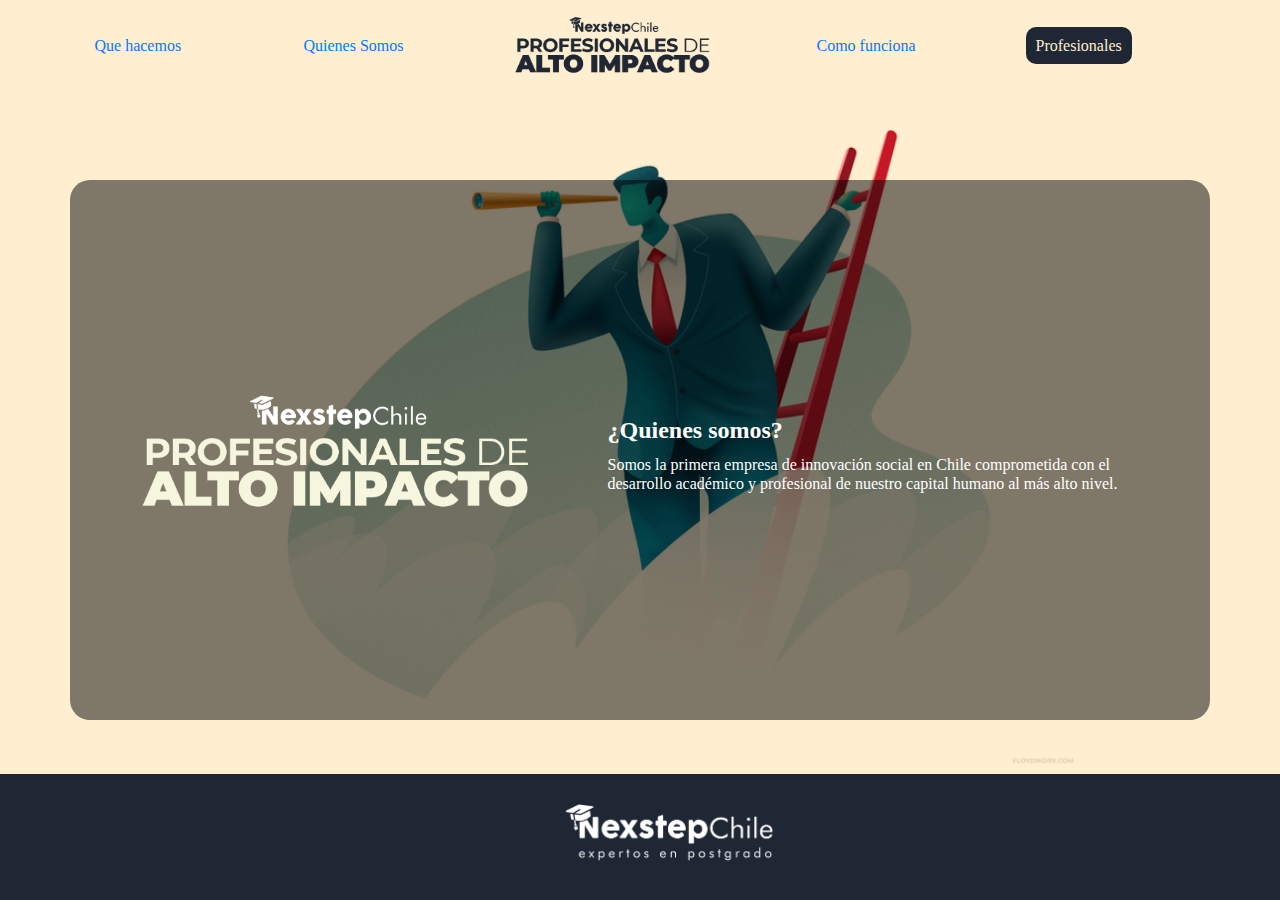
<file: quienes_somos.html>
<!DOCTYPE html>
<html lang="en" dir="ltr">
  <head>
    <meta charset="utf-8">
    <title>Profesionales de Alto Impacto</title>
    <link rel="stylesheet" href="paiweb2.css">
    <link rel="stylesheet" href="newcardstyle.css">
    <link rel="stylesheet" href="https://stackpath.bootstrapcdn.com/bootstrap/4.4.1/css/bootstrap.min.css" integrity="sha384-Vkoo8x4CGsO3+Hhxv8T/Q5PaXtkKtu6ug5TOeNV6gBiFeWPGFN9MuhOf23Q9Ifjh" crossorigin="anonymous">


  </head>

<body>

    <header>
        <nav class="container inner_menu">
          <div class="row justify-content-around align-items-center navegation">
            <div class="col-md-2" ><a href="index.html">Que hacemos</a></div>
            <div class="col-md-2" ><a href="quienes_somos.html">Quienes Somos</a></div>
            <div class="col-md-3" ><a href="index.html"><img class="logo" src="logo_pai.png" alt="Nexstepchile"></a></div>
            <div class="col-md-2" ><a href="como_funciona.html">Como funciona</a></div>
            <div class="col-md-2" ><a class="profesionalesboton" href="profesionales.html">Profesionales</a></div>
          </div>
        </nav>

    </header>
<div class="fondocentral3">
  <div class="cuerpo container">
    <div class="row justify-content-around align-items-center cuadrorow">
      <div class="col-md-4 logo-grande">
        <img src="logo-pai-blanco.png"alt="Profesionales de Alto Impacto">
      </div>
      <div class="col-md-6 description">
        <h2 class="pregunta">¿Quienes somos?</h2>
        <h4 class="que_hacemos">Somos la primera empresa de innovación social en Chile comprometida con el desarrollo académico y profesional de nuestro capital humano al más alto nivel.</h4>

      </div>
    </div>
  </div>
</div>
<div class="contfooter" >
    <a href="nexstepchile.cl" class="col-md-2 logo_nexstep_blanco"> <img src="logo_nexstep_blanco.png" href="www.nexstepchile.cl" alt=""> </a>
</div>

</body>
</html
</file>
<file: paiweb2.css>
*{
  font-family: montserrat, sans-serif;
}
body{
  margin: 0px;
  background: #ffeecf;
}

header{
  background: #ffeecf;
  padding-top: 15px;
  height: 12vh;

}

.navegation{
  list-style-type: none;
}

.profesionalesboton{
  font-weight: 500;
  border-radius: 10px;
  padding: 10px;
  background-color: #1f2735;
  color: #ffeecf;
}


.logo{
  width: 200px;
  margin: auto;
}

.fondocentral{
  background-image: url(man.png);
  background-size: contain;
  background-position: center;
  background-blend-mode: multiply;
  background-repeat: no-repeat;
  height: 76vh;
  overflow-y: scroll;
}

.fondocentral{
  background-color: #ffeecf;
}




.filtrocontainer{
  background-color: #1f2735;
  margin: 0 auto;
  height: 12vh;
}

.filtrocontainer button{
  color: #ffeecf;
  font-weight:bold;
  font: 20px;
  text-decoration: none;
  display: block;
  padding-right: 10px;
  padding-left: 10px;
  text-align: center;
  vertical-align:middle;
  padding-top:20px;
  height: 12vh;
}

.filtrocontainer button:hover{
  color: #1f2735;
  background-color: #ffeecf;
  font-weight:bold;
  font: 20px;
  text-decoration: none;
  display: block;
  padding-right: 10px;
  padding-left: 10px;
  text-align: center;
  vertical-align:middle;
  padding-top: 20px;
  height: 12vh;
  text-align: center;
}

.filtrocontainer .btn.active{
  color: #1f2735;
  background-color: #ffeecf;
  font-weight:bold;
  font: 20px;
  text-decoration: none;
  display: block;
  padding-right: 10px;
  padding-left: 10px;
  text-align: center;
  vertical-align:middle;
  padding-top: 20px;
  height: 12vh;
  text-align: center;
}

.footer{
  height: 12vh;
  background-color: #1f2735;

}

/* QUE HACEMOS*/

.fondocentral2{
  background-color: #ffeecf;
  background-image: url(../man.png);
  background-size: contain;
  background-position: center;
  background-blend-mode: multiply;
  background-repeat: no-repeat;
  height: 74vh;
  overflow-y: scroll;
}

.fondocentral3{
  background-color: #ffeecf;
  background-image: url(../man.png);
  background-size: contain;
  background-position: center;
  background-blend-mode: multiply;
  background-repeat: no-repeat;
  height: 74vh;
  overflow-y:auto;
}
.cuadrorow{
  margin-top: 8vh;
  background-color: rgba(0, 0, 0, 0.5);
  color: white;
  height:60vh;
  border-radius: 20px;
  z-index: 0;
}

.logo-grande img{
  width: 400px;
  margin: auto;

}

.pregunta{
  font-size: 24px;
  font-weight: bold;
  margin-top: 20px;
  margin-bottom: 10px;

}
.que_hacemos{
  font-size: 16px;
  margin-bottom: 10px;

}

.logo_nexstep_blanco img{
  height: 7vh;
  margin-top: 3vh;
  margin-left: 42vw;
}

.etapas{
  text-align: center;
}
.flujopai{
  margin-top: 5vh;
  height: 10vh;
}

.contfooter{
  height: 14vh;
  width: 100vw;
  background-color: #1f2735;

}

.filtrocointainer{
  overflow: hidden;
}
/*Esta parte es el pie con legal negocios y todo eso
.pie{
  background-color: #1f2735;
  margin: 0 auto;
  height: 85px;
}
.pie ul{
  margin: 0;
  padding: 0;
  list-style: none;
  vertical-align: top;
  text-align: center;
  height: 100%;
}
.navigation li{
  margin: 0;
  padding: 0;
  list-style: none;
  vertical-align: top;
  text-align: center;
  height: 80px;
  display: inline-block;
  float: none;

}
.navigation li a{
  color: #ffeecf;
  font-weight:bold;
  font: 20px;
  text-decoration: none;
  display: block;
  padding-right: 10px;
  padding-left: 10px;
  text-align: center;
  vertical-align:middle;
  padding-top:20px;
  height: 65px;
}
.navigation li a:hover{
  color: #1f2735;
  background-color: #ffeecf;
  font-weight:bold;
  font: 20px;
  text-decoration: none;
  display: block;
  padding-right: 10px;
  padding-left: 10px;
  text-align: center;
  vertical-align:middle;
  padding-top: 20px;
  height: 65px;
  text-align: center;
}


('all')">Todos</button>
('1')">Economia & <br>Negocios </button>
<'2')">Legal & <br>Política </button>
('3')">Ingeniería</button>
<'4')">Educación</button>
<'5')">Periodismo &<br>Comunicación </button>
('6')">Arquitectura</button>
<'7')">Psicología


.navigation li a.active{
  color: #1f2735;
  background-color: #ffeecf;
  font-weight:bold;
  font: 20px;
  text-decoration: none;
  display: block;
  padding-right: 10px;
  padding-left: 10px;
  text-align: center;
  vertical-align:middle;
  padding-top: 20px;
  height: 65px;
  text-align: center;
}

 */
</file>
<file: newcardstyle.css>
*{
  font-family: montserrat;
}
.container{
  width: 100%;
}


  .my-row{
    padding-left: 15px;
  }

  .cartarow{
    margin-top: 20px;
    margin-bottom: 50px;
    padding-left: 15px;
  }

  .user-card{
    background: #dE685E;
    border-radius: 20px 0px 0px 20px;
    box-shadow: 0 8px 16px -8px rgba(0,0,0,0.4);
  }

  .bio{
    font-size: 14px;
    font-weight: 500;
    padding: 10px;
  }

  .bio p{
      padding-top: 15px;
      max-height: 400px;
  }



  .bio .boton{
    background: #fdbf50;
    color: white;
    width: 150px;
    height: 50px;
    border: 1 px solid #ff5757;
    font-size: 17px;
    border-radius: 20px;
    transition: .6s;
    bottom: 10px
    margin-left: 30px;
    font-weight:600;
  }

  .no-gutters {
    margin-right: 0;
    margin-left: 0;
  }

  .col{
    padding-left: 0px;
    padding-right: 0px;
  }
  .antecedentes{
    background: #dE685E;
    height: 400px;
    position: relative;
    box-shadow: 0 8px 16px -8px rgba(0,0,0,0.4);
    border-radius: 0px 20px 20px 0px;
  }

  .antecedentes .grad-hat{
    height: 60px;
    padding: 10px;
  }

  .antecedentes .laborales{
    background-color: #dE685E;
    height: 400px;
    width: 100%;
    position:relative;
    z-index: 0;
  }
  .antecedentes .laborales .cargo{
    font-size: 14px;
    font-weight: bolder;
    margin: 0;
    margin-bottom: 2px;
  }

  .antecedentes .laborales .fecha{
    font-size: 14px;
    font-weight: 400;
    margin: 0px;
    margin-bottom: 15px;
  }
  .antecedentes .academicos{
    background-color: white;
    height: 400px;
    width: 100%;
    position: absolute;
    box-shadow:
    z-index: 10;
    top:0;
    left:0;
    transition: width 0.4s;
    overflow: hidden;
    border-radius: 0px 19px 19px 0px;
  }

  .antecedentes:hover .academicos{
    width: 0px;

  }

  .antecedentes .academicos p{
    padding-left: 10px;
    padding-right: 10px;
    max-width: 270px;
  }

  .antecedentes .academicos .grado{
      font-weight: bolder;
      margin: 0;
      margin-bottom: 5px;
      width: 300px;
    }

    .antecedentes .academicos .institucion{
      font-size: 12px;
    }

    .antecedentes .academicos .postgrado {
      font-size: 14px;
        font-weight: bolder;
        margin: 0;
        margin-bottom: 5px;
        width: 250px;
  }

  .antecedentes .academicos  .textolargo{
          font-size: 14px;
            width: 250px;
  }
</file>
